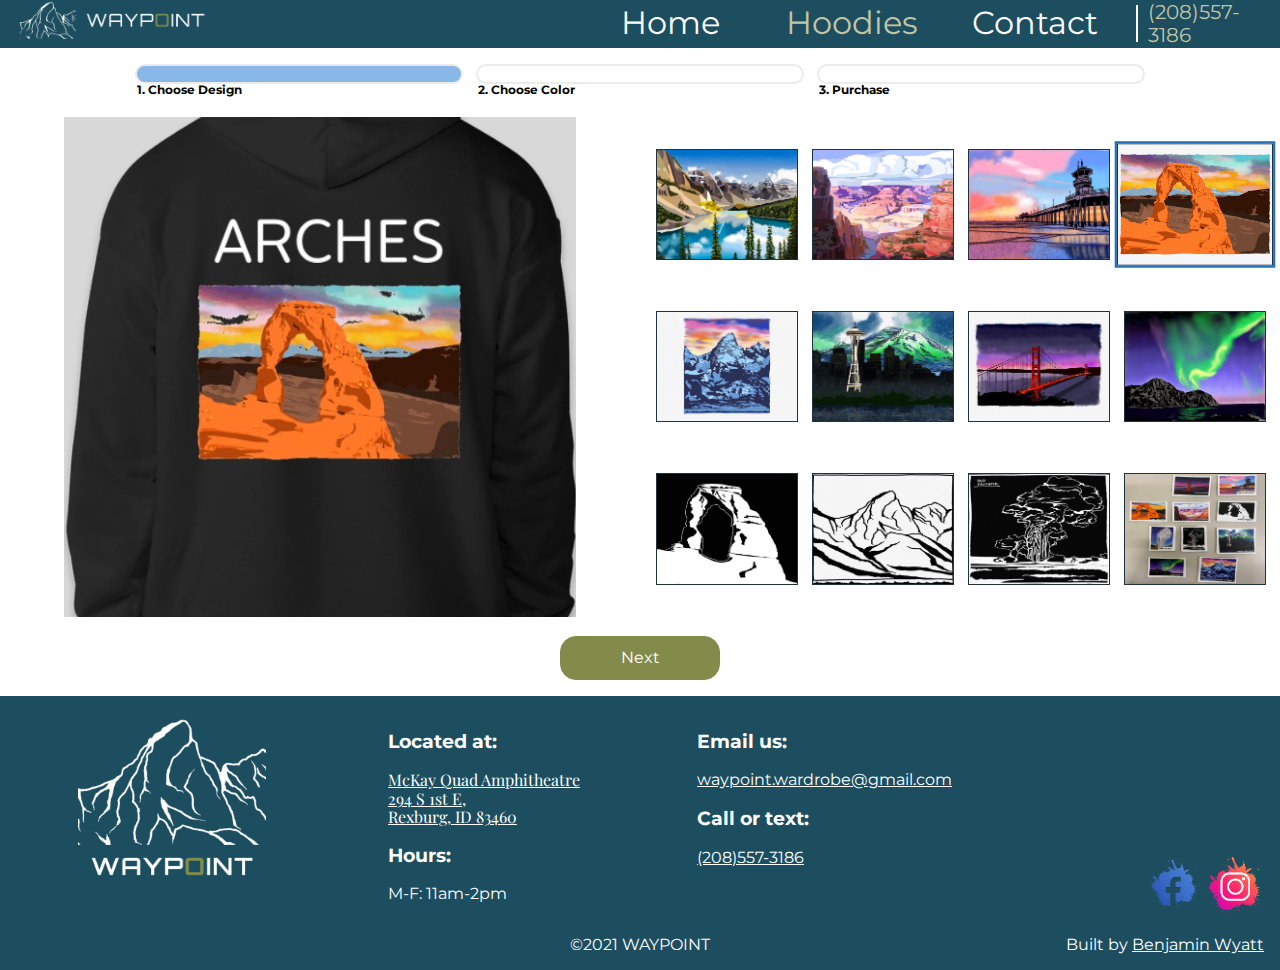
<file: order.html>
<!DOCTYPE html>
<html lang="en">

    <head>
        <meta charset="UTF-8">
        <meta http-equiv="X-UA-Compatible" content="IE=edge">
        <meta name="viewport" content="width=device-width, initial-scale=1.0">
        <link href="https://fonts.googleapis.com/icon?family=Material+Icons+Outlined" rel="stylesheet">
        <link rel="stylesheet" href="css/normalize.css">
        <link rel="stylesheet" href="css/style.css">
        <link rel="stylesheet" href="css/large.css">

        <script src="js/main.js"></script>
        <script src="js/order.js"></script>

        <link rel="preconnect" href="https://fonts.googleapis.com">
        <link rel="preconnect" href="https://fonts.gstatic.com" crossorigin>
        <link
            href="https://fonts.googleapis.com/css2?family=Montserrat:wght@300;400;700&family=Playfair+Display:ital,wght@0,400;0,600;1,400;1,700&display=swap"
            rel="stylesheet">
        <link rel="apple-touch-icon" sizes="180x180" href="images/apple-touch-icon.png">
        <link rel="icon" type="image/png" sizes="32x32" href="images/favicon-32x32.png">
        <link rel="icon" type="image/png" sizes="16x16" href="images/favicon-16x16.png">
        <link rel="manifest" href="images/site.webmanifest">
        <link rel="preconnect" href="https://fonts.googleapis.com">
        <link rel="preconnect" href="https://fonts.gstatic.com" crossorigin>
        <link
            href="https://fonts.googleapis.com/css2?family=Montserrat:wght@300;400;700&family=Playfair+Display:ital,wght@0,400;0,600;1,400;1,700&display=swap"
            rel="stylesheet">
        <script>
            window.dataLayer = window.dataLayer || [];

            function gtag() {
                dataLayer.push(arguments);
            }
            gtag('js', new Date());

            gtag('config', 'UA-210098782-1');
        </script>
        <title>Hoodie | WAYPOINT</title>
    </head>

    <body>
        <header id="main-header">
            <a href="#" class="ham"><span class="material-icons-outlined">
                    menu
                </span>
            </a>
            <nav>
                <ul id="navigation">
                    <li><a href="index.html">Home</a></li>
                    <li class="active"><a href="order.html">Hoodies</a></li>
                    <li><a href="#">Contact</a></li>
                </ul>
            </nav>
            <section id="logo">
                <a href="index.html"><img src="images/waypoint_long.png" alt="logo"></a>
            </section>
            <section id="nav-phone">
                <a href="tel:(208)557-3186">(208)557-3186</a>
            </section>
        </header>
        <main id="hoodie-main">
            <section id="progress-bar">
                <div id="bars">
                    <div id="progress-design" class="progress in-progress"></div>
                    <div id="progress-color" class="progress"></div>
                    <div id="progress-purchase" class="progress"></div>
                </div>
                <div id="progress-labels">
                    <h4>1. Choose Design</h4>
                    <h4>2. Choose Color</h4>
                    <h4>3. Purchase</h4>
                </div>
            </section>
            <section id="product-image">
                <img src="images/hoodies/arches_black.jpg" alt="Waypoint hoodie">
            </section>
            </section>
            <button id="product-next" class="button">Next</button>
            <section class="modal">

            </section>
        </main>
        <footer>
            <section id="footer-content">
                <section id="footer-logo">
                    <img src="images/waypoint_together.png" alt="logo">
                </section>
                <section class="location">
                    <h3>Located at:</h3>
                    <a href="https://www.google.com/maps/place/294+S+1st+E,+Rexburg,+ID+83460/@43.8185742,-111.7817097,17.64z/data=!4m5!3m4!1s0x53540b001c6444ef:0x83180bc6893723a2!8m2!3d43.8195026!4d-111.7828243"
                        target="_blank">
                        <p>McKay Quad Amphitheatre <br>
                            294 S 1st E, <br>
                            Rexburg, ID 83460</p>
                    </a>
                    <h3>Hours:</h3>
                    <p class="montserrat">M-F: 11am-2pm</p>
                </section>
                <section class="contact">
                    <h3>Email us:</h3>
                    <a href="mailto:waypoint.wardrobe@gmail.com">waypoint.wardrobe@gmail.com</a>
                    <h3>Call or text:</h3>
                    <a href="tel:‪(208)557-3186‬">‪(208)557-3186‬</a>
                </section>
                <section class="social">
                    <a href="https://www.facebook.com/Marxx-102078028918034" target="_blank"><img
                            src="images/facebookicon200.png" alt="Facebook logo"></a>
                    <a href="https://www.instagram.com/waypoint.wear/" target="_blank"><img
                            src="images/instaicon200.png" alt="Instagram logo"></a>
                </section>
            </section>
            <section id="footer-extra">
                <p class="copyright">&copy;2021 WAYPOINT</p>
                <p class="signature">Built by <a href="https://shifteon.github.io/Portfolio/" target="_blank">Benjamin
                        Wyatt</a></p>
            </section>
        </footer>
    </body>

</html>
</file>
<file: css/style.css>
/* https://coolors.co/d3d3d3-7a2843-ffffff-000000-cdc3bb */

body {
    font-family: 'Playfair Display', serif;
}

h1, h2, h3, h4, h5, h6, .button, #navigation li a, .montserrat {
    font-family: 'Montserrat', sans-serif;
}

header#main-header {
    display: grid;
    grid-template-columns: 1fr 1fr;
    align-items: center;

    background-color: #1C4E5F;
    color: white;

    padding: .75em;
}

.ham {
    grid-column: 1/2;
    grid-row: 1/2;
    color: white;
    width: fit-content;
}

nav {
    grid-column: 1/2;
    grid-row: 2/3;
}

#navigation {
    display: grid;
    grid-template-columns: 1fr;
    list-style: none;
    margin: 0;
    padding: 0;
}

#navigation li {
    display: none;
    font-size: 1.25em;
    padding: .3em;
}

#navigation li.active {
    border: 1px solid white;
}

#navigation.responsive li {
    display: block;
}

#navigation a {
    text-decoration: none;
    color: white;
}

#logo {
    justify-self: center;
    align-self: start;
    grid-column: 1/-1;
    grid-row: 1/-1;
    width: 40%;
}

#logo img {
    width: 100%;
}

#nav-phone {
    display: none;
}

footer {
    background-color: #1C4E5F;
    padding: 1em;
}

#footer-content {
    display: grid;
    grid-template-columns: 1fr;
    color: white;
}

#footer-content .location a {
    color: white;
}

#footer-logo {
    text-align: center;
}

#footer-logo img {
    width: 50%;
}

footer .contact p {
    margin: 0;
    font-family: 'Montserrat', sans-serif;
    padding: 0 .5em;
    color: white
}

footer .contact a {
    display: block;
    /* padding: .5em .5em; */
    color: white;
    font-family: 'Montserrat', sans-serif;
}

footer .social {
    display: grid;
    grid-template-columns: 1fr 1fr;
    margin-top: 1em;
    width: fit-content;
    justify-self: start;
    align-self: center;
}

footer .social img {
    width: 3.75em;
}

#footer-extra {
    display: grid;
    grid-template-columns: 1fr;
}

#footer-extra .copyright, #footer-extra .signature {
    color: white;
    font-family: 'Montserrat', sans-serif;
    text-align: center;
    margin-bottom: 0;
}

#footer-extra .copyright {
    grid-row: 2/3;
}

#footer-extra .signature a {
    color: white;
}

#footer-extra .signature {
    grid-row: 1/2;
    justify-self: center;
}

.hero {
    display: grid;
    grid-template-rows: repeat(3, 33%);
}

.hero img {
    width: 100%;
    grid-column: 1/-1;
    grid-row: 1/-1;
}

.hero picture {
    width: 100%;
    grid-column: 1/-1;
    grid-row: 1/-1;
}

.hero .content-box {
    display: none;
}

.button {
    grid-row: 3/4;
    grid-column: 1/-1;
    align-self: end;
    justify-self: center;

    background-color: #838B4B;
    color: white;
    text-decoration: none;
    text-align: center;

    height: fit-content;
    margin-bottom: 1em;
    margin-left: 1em;

    padding: .75em;
    border-radius: 1em;
    border: none;
    width: 10em;

    cursor: pointer;
    transition: 200ms;
}

.button:hover {
    background-color: white;
    color: #1F333C;
}

.content div {
    display: grid;
    grid-template-rows: 1fr 1fr;
}

.content img {
    width: 100%;

    grid-row: 1/-1;
    grid-column: 1/-1;

    transition: .5s;
}

.content.blurred img {
    filter: blur(.25em);
}

.content div p {
    grid-column: 1/-1;
    grid-row: 1/-1;
    align-self: center;
    color: transparent;
    font-size: 2em;
    text-align: center;

    z-index: 100;
    /* display: none; */
    transition: .5s;
}

.content.blurred div p {
    /* display: block; */
    text-shadow: black;
    color: white;
}

.info-box {
    text-align: center;
    background-color: #1F333C;
    /* width: 90%; */
    margin: 1em auto;
    padding: .5em;
}

.info-box h2 {
    margin-bottom: 0;
    margin-top: .3em;
    font-family: 'Playfair Display', serif;
    color: white
}

.info-box p {
    /* text-align: left; */
    font-size: 1.2em;
    font-family: 'Montserrat', sans-serif;
    color: white
    /* margin: .2em; */
}

/* .info-box div {
    display: grid;
    grid-template-columns: 1fr 1fr;
} */

#shop-now div img {
    width: 100%;
    grid-row: 1/-1;
    grid-column: 1/-1;
}

#shop-now .content-box {
    display: grid;
    grid-template-rows: 1fr 1fr;
}

#shop-now div h3 {
    color: white;
    margin-bottom: 1em;
    font-size: 1.5em;
}

#shop-now .content-box div {
    grid-row: 2/3;
    grid-column: 1/-1;
    justify-self: center;
    align-self: center;
    text-align: center;
}

#shop-now .content-box div .button {
    margin: 0;
}

/* Products styles */
.products-header {
    background-color: #1F333C;
    text-align: center;
    padding: 1em;
    /* border-radius: 1.5em;
    width: 80%;
    margin: .75em auto; */
    /* box-shadow: 3px 3px 3px lightgray; */
}

.products-header h1 {
    margin: 0;
}

.product-designs {
    display: grid;
    grid-template-columns: 1fr 1fr;
    text-align: center;

    margin-top: 1em;
}

.product-designs img {
    width: 90%;
}

.product-designs p {
    margin-top: 0;
}

/* Order styles */
#progress-bar {
    margin: 1em 0;
}

#progress-bar #bars {
    display: grid;
    grid-template-columns: 1fr 1fr 1fr;
    height: 1em;
    justify-content: center;
    cursor: pointer;
}

.progress {
    border: 2px solid #EBEBEB;
    border-radius: 1em;
    width: 95%;
    height: 100%;
    justify-self: center;
}

.progress.filled {
    background-color: #246EB9;
}

.progress.in-progress {
    background-color: #88B8E7;
}

#progress-labels {
    display: grid;
    grid-template-columns: 1fr 1fr 1fr;
    font-size: .75em;
}

#progress-labels h4 {
    margin: .3em 0;
    width: 95%;
    justify-self: center;
}

#product-image {
    width: 80%;
    margin: 0 auto;
}

#product-image img {
    width: 100%;
}

#product-selection {
    width: 95%;
    margin: 1em auto;
    display: grid;
    grid-template-columns: repeat(4, 1fr);
    grid-gap: 1em;
}

#product-selection img {
    width: 100%;
    border: 1px solid #1F333C;
}

#product-next {
    /* text-align: center; */
    margin: 1em auto;
    width: 10em;
    display: block;
    border: 1px solid #838B4B;
}

/* HIDE RADIO */
[type=radio] { 
    position: absolute;
    opacity: 0;
    width: 0;
    height: 0;
  }
  
  /* IMAGE STYLES */
  [type=radio] + img {
    cursor: pointer;
    transition: 300ms;
  }
  
  /* CHECKED STYLES */
  [type=radio]:checked + img {
    outline: 2px solid #246EB9;
    transform: scale(1.1);
  }
</file>
<file: css/large.css>
@media only screen and (min-width: 1024px) {
    header#main-header {
        grid-template-columns: 2fr 2fr .5fr;
        grid-template-rows: 1fr;
        padding: 0;
        background-color: #1C4E5F;
    }

    .ham {
        display: none;
    }

    nav {
        grid-row: 1/2;
        grid-column: 2/3;
        align-self: center;
        height: fit-content;
        border-right: 2px solid white;
        /* background-color: white; */
    }

    #logo {
        grid-row: 1/2;
        grid-column: 1/2;
        text-align: start;
        background-color: #1C4E5F;
        width: 100%;
    }

    #logo img {
        width: 35%;
        margin: 0em 1em;
    }

    #navigation {
        grid-template-columns: 1fr 1fr 1fr;
        text-align: center;
        margin: 0 10px;
    }

    #navigation li {
        display: block;
        padding: 0;
        font-size: 2em;
        align-self: center;
    }

    #navigation li.active {
        border: none;
        color: #FFFFFF;
    }

    #navigation li.active a {
        color: #C1C5A5;
    }

    #navigation li a:hover {
        color: #C1C5A5;
    }

    #navigation li a {
        color: white;
        width: 100%;
        height: 100%;
        display: block;
    }

    #nav-phone {
        margin: 0 10px;
        display: block;
        color: white;
    }

    #nav-phone a {
        color: #C1C5A5;
        font-family: 'Montserrat', sans-serif;
        text-decoration: none;
        font-size: 1.25em;
    }

    footer #footer-content {
        grid-template-columns: 1fr 1fr 1fr 1fr;
        justify-items: center;
        align-items: start;
    }

    #footer-logo {
        text-align: center;
    }

    #footer-logo img {
        width: 60%;
    }

    #footer-content .contact a {
        padding: 0;
    }

    #footer-content .contact {
        justify-self: end;
    }

    #footer-content .social {
        align-self: end;
        justify-self: end;
    }

    #footer-extra {
        display: grid;
        grid-template-columns: 1fr;
    }

    #footer-extra .copyright, #footer-extra .signature {
        grid-column: 1/2;
        grid-row: 1/2;
        color: white;
        font-family: 'Montserrat', sans-serif;
        text-align: center;
        margin-bottom: 0;
    }

    #footer-extra .signature {
        justify-self: end;
    }

    .hero {
        height: fit-content;
        grid-template-rows: 60% 40%;
        grid-template-columns: 1fr 1fr;
    }

    .hero picture {
        grid-row: 1/-1;
        grid-column: 1/-1;
    }

    /* .hero img {
        height: 70%;
    } */

    .hero .content-box {
        display: block;
        width: 70%;
        height: 10em;
        text-align: center;
        /* background-color: rgba(0,0,0,.3); */
        color: white;
        grid-row: 2/3;
        grid-column: 1/3;
        align-self: center;
        justify-self: Center;
    }

    .hero .content-box h2 {
        font-size: 2em;
    }

    .hero .content-box .button {
        font-size: 1.5em;
        padding: .5em .75em;
    }

    .hero #small-btn {
        display: none;
    }

    .content div{
        display: grid;
        grid-template-columns: 1fr 1fr;
        grid-template-rows: 1fr;
        margin: 1em 1em;
    }

    .content img {
        grid-column: 1/2;
        grid-row: 1/2;
        width: 650px;
        align-self: center;
        justify-self: center;
    }

    .content div p {
        grid-column: 2/3;
        grid-row: 1/2;
        color: black;
        width: 700px;
        justify-self: center;
    }

    .info-box {
        margin: 1em 1em;
    }

    .info-box h2 {
        font-size: 3em;
    }

    .info-box p {
        font-size: 1.5em;
    }

    #shop-now {
        margin: 1em 1em;
    }

    #shop-now .content-box {
        display: grid;
        grid-template-columns: 1fr 1fr;
        grid-template-rows: 1fr;
    }

    #shop-now .content-box img {
        grid-column: 2/3;
        grid-row: 1/2;
        justify-self: center;

        width: 650px;
    }

    #shop-now .content-box div {
        grid-column: 1/2;
        grid-row: 1/2;
        width: 100%;
        font-size: 1.5em;

        /* background-color: #EBEBEB; */
    }  
    
    #shop-now .content-box div h3 {
        color: black;
    }

    #shop-now .button {
        border: 2px solid #838B4B;
    }

    /* Order styles */
    #hoodie-main {
        display: grid;
        grid-template-columns: 1fr 1fr;
    }

    #progress-bar {
        width: 80%;
        grid-column: 1/-1;
        grid-row: 1/2;
        justify-self: center;
    }

    #product-image img {
        height: 500px;
        object-fit: cover;
    }

    #product-selection {
        align-items: center;
    }
}
</file>
